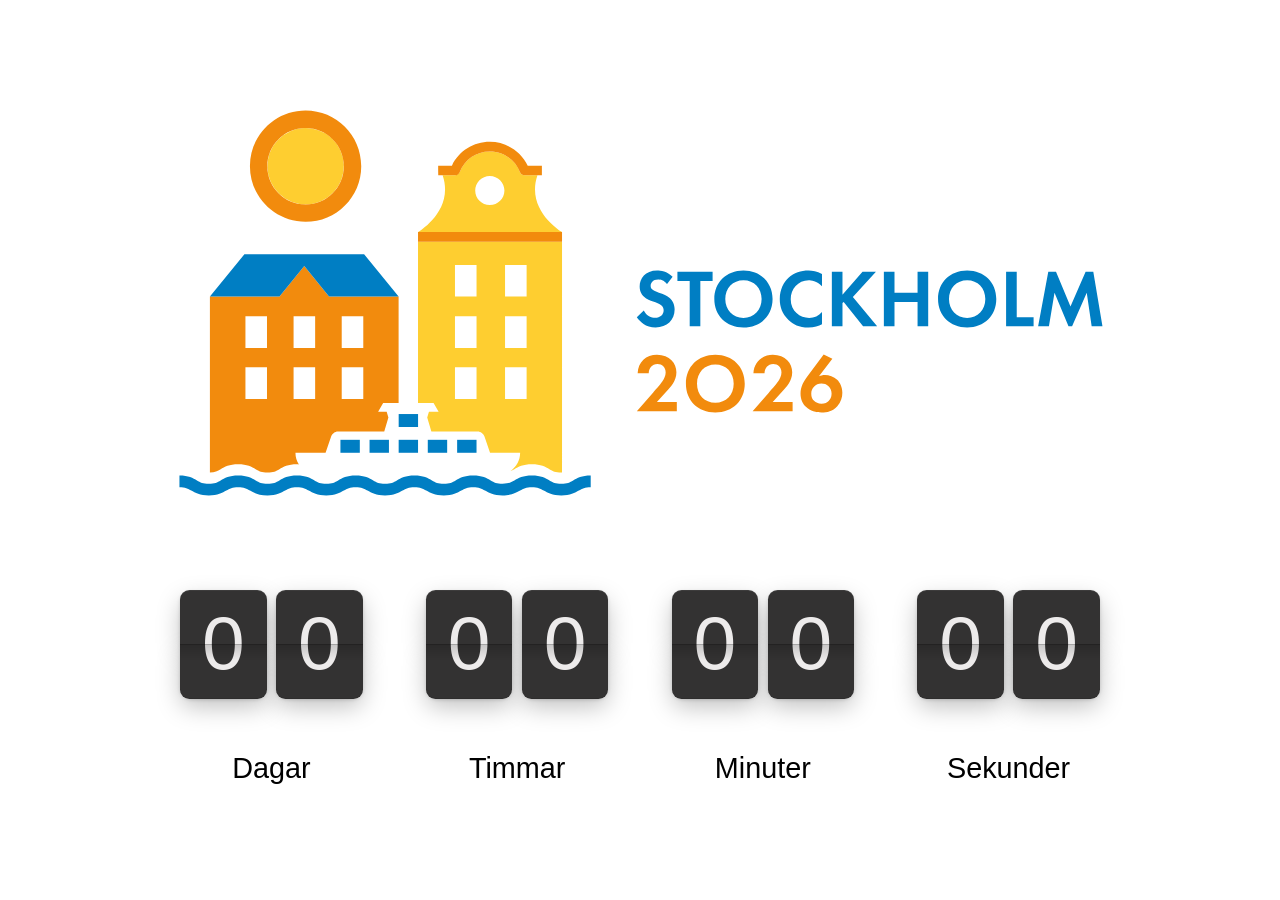
<file: index.html>
<!DOCTYPE html>
<html lang="en">
    <head>
        <meta charset="UTF-8" />
        <meta name="viewport" content="width=device-width" />
        <title>Sthlm Countdown</title>
        <link rel="icon" type="image/svg+xml" href="./assets/favicon.svg">
        <link rel="stylesheet" href="./flip/flip.min.alt2.css" />
    </head>
    <body>
                <style>
            .tick {
                padding-bottom: 1em;
  
                font-family: -apple-system, BlinkMacSystemFont, 'Segoe UI', Roboto, Oxygen-Sans,
                    Ubuntu, Cantarell, 'Helvetica Neue', sans-serif;
            }

            .tick-label {
                font-size: 0.375em;
                text-align: center;
            }

            .tick-group {
                margin: 0 0.35em;
                text-align: center;
            }
        </style>
    <main class="page">
        <section class="top">
        <div class="logo"></div>
        </section>

        <section class="bottom">
        <div class="countdown-container">
            <div class="tick" data-did-init="handleTickInit">
                <div
                    data-repeat="true"
                    data-layout="horizontal center fit"
                    data-transform="preset(d, h, m, s) -> delay"
                >
                    <div class="tick-group">
                        <div
                            data-key="value"
                            data-repeat="true"
                            data-transform="pad(00) -> split -> delay"
                        >
                            <span data-view="flip"></span>
                        </div>

                        <span data-key="label" data-view="text" class="tick-label"></span>
                    </div>
                </div>
            </div>

        </div>
  
        </section>
  </main>




        <script>
            function handleTickInit(tick) {

        var locale = {
            YEAR_PLURAL: 'År',
            YEAR_SINGULAR: 'År',
            MONTH_PLURAL: 'Månader',
            MONTH_SINGULAR: 'Månader',
            WEEK_PLURAL: 'Veckor',
            WEEK_SINGULAR: 'Veckor',
            DAY_PLURAL: 'Dagar',
            DAY_SINGULAR: 'Dagar',
            HOUR_PLURAL: 'Timmar',
            HOUR_SINGULAR: 'Timmar',
            MINUTE_PLURAL: 'Minuter',
            MINUTE_SINGULAR: 'Minuter',
            SECOND_PLURAL: 'Sekunder',
            SECOND_SINGULAR: 'Sekunder',
            MILLISECOND_PLURAL: 'Millisekunder',
            MILLISECOND_SINGULAR: 'Millisekunder'
        };

        for (var key in locale) {
            if (!locale.hasOwnProperty(key)) { continue; }
            tick.setConstant(key, locale[key]);
        }


                var nextYear = new Date().getFullYear() + 1;

                Tick.count.down('2026-07-03 12:20:00').onupdate = function (value) {
                    tick.value = value;
                };
            }
        </script>

        <!-- END OF FLIP EXAMPLE PRESET -->

        <script src="./flip/flip.min.js"></script>
        
    </body>
</html>
</file>
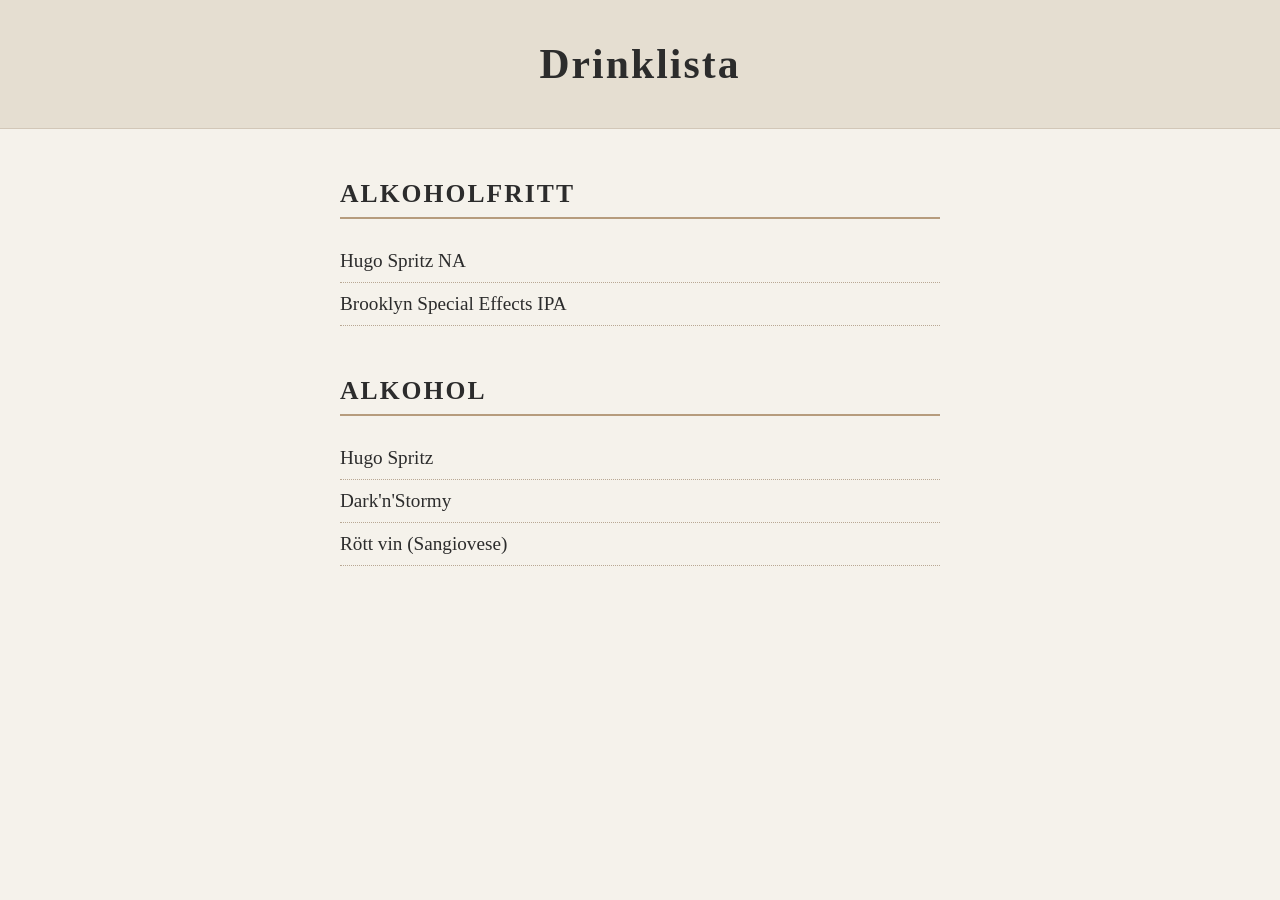
<file: dos.html>
<!DOCTYPE html>
<html lang="sv">
<head>
    <meta charset="UTF-8">
    <meta name="viewport" content="width=device-width, initial-scale=1.0">
    <title>Drinklista</title>
    <style>
        body {
            font-family: "Georgia", serif;
            background: #f5f2eb;
            color: #2c2c2c;
            margin: 0;
            padding: 0;
        }

        header {
            text-align: center;
            padding: 40px 20px;
            background: #e5ded1;
            border-bottom: 1px solid #d2c7b8;
        }

        h1 {
            margin: 0;
            font-size: 2.6rem;
            letter-spacing: 0.05em;
        }

        .container {
            max-width: 600px;
            margin: 40px auto;
            padding: 0 20px;
        }

        h2 {
            margin-top: 50px;
            font-size: 1.6rem;
            border-bottom: 2px solid #b69c7d;
            padding-bottom: 8px;
            text-transform: uppercase;
            letter-spacing: 0.08em;
        }

        .drink {
            font-size: 1.2rem;
            padding: 10px 0;
            border-bottom: 1px dotted #b9a894;
        }
    </style>
</head>
<body>

<header>
    <h1>Drinklista</h1>
</header>

<div class="container">
    <h2>Alkoholfritt</h2>
    <div class="drink">Hugo Spritz NA</div>
    <div class="drink">Brooklyn Special Effects IPA</div>

    <h2>Alkohol</h2>
    <div class="drink">Hugo Spritz</div>
    <div class="drink">Dark'n'Stormy</div>
    <div class="drink">Rött vin (Sangiovese)</div>
</div>

</body>
</html>
</file>
<file: flip/flip.min.alt2.css>
html, body {
  height: 100%;
  margin: 0;
  background: #fff;
}

.page {
  height: 100vh;
  display: grid;
  grid-template-rows: 2fr 1fr; /* ~67% / 33% */
}

/* ÖVRE: logga centrerad horisontellt, “ankrad” i botten */
.top {
  display: flex;
  justify-content: center;   /* centrerad i sidled */
  align-items: flex-end;     /* align mot sektionens nedre kant */
  padding: clamp(12px, 2vh, 24px);
  box-sizing: border-box;
}

/* Logo fyller uppåt inom top-sektionen */
.logo {
  width: min(92vw, 1100px);
  height: 100%;
  background: url("../assets/Logo_IC_Stockholm_2026_Horisontal_Original.svg")
              center bottom / contain no-repeat;
}

/* NEDRE: countdown centrerad horisontellt, “ankrad” i toppen */
.bottom {
  display: flex;
  justify-content: center;  /* centrerad i sidled */
  align-items: flex-start;  /* align mot sektionens övre kant */
  padding: clamp(12px, 2vh, 24px);
  box-sizing: border-box;
}

.countdown-container {
  width: min(80vw, 1200px);
  display: flex;
  justify-content: center;
}

/* valfritt: finjustera storlek på tick på olika skärmar */
.tick {
  font-size: clamp(2.2rem, 9vh, 4.8rem);
}

.tick {
	box-sizing: border-box;
	-webkit-user-select: none;
	-moz-user-select: none;
	-ms-user-select: none;
	user-select: none;
	cursor: default;
	position: relative;
	z-index: 1;
	line-height: 1.4
}

.tick * {
	box-sizing: inherit
}

.tick [data-view] {
	max-width: 100%
}

.tick span[data-view] {
	display: inline-block
}

.tick .tick-credits {
	position: absolute;
	right: 0;
	bottom: 0;
	opacity: .0;
	text-decoration: none;
	font-size: 11px;
	color: inherit
}

.tick [data-layout~=pad] {
	margin: -.25em
}

.tick [data-layout~=pad]>* {
	margin: .25em
}

.tick [data-layout~=horizontal] {
	display: -ms-flexbox;
	display: flex;
	-ms-flex-direction: row;
	flex-direction: row;
	-ms-flex-pack: center;
	justify-content: center
}

.tick [data-layout~=horizontal][data-layout~=baseline] {
	-ms-flex-align: baseline;
	align-items: baseline
}

.tick [data-layout~=horizontal][data-layout~=center] {
	-ms-flex-pack: center;
	justify-content: center
}

.tick [data-layout~=horizontal][data-layout~=right] {
	-ms-flex-pack: end;
	justify-content: flex-end
}

.tick [data-layout~=horizontal][data-layout~=left] {
	-ms-flex-pack: start;
	justify-content: flex-start
}

.tick [data-layout~=horizontal][data-layout~=fill],
.tick [data-layout~=horizontal][data-layout~=stretch] {
	-ms-flex-line-pack: stretch;
	align-content: stretch;
	-ms-flex-wrap: nowrap;
	flex-wrap: nowrap
}

.tick [data-layout~=horizontal][data-layout~=fill]>*,
.tick [data-layout~=horizontal][data-layout~=stretch]>* {
	-ms-flex: 1 0 0px;
	flex: 1 0 0;
	width: 100%
}

.tick [data-layout~=horizontal][data-layout~=multi-line] {
	-ms-flex-wrap: wrap;
	flex-wrap: wrap
}

.tick [data-layout~=horizontal][data-layout~=fit] {
	display: -ms-inline-flexbox;
	display: inline-flex;
	-ms-flex-wrap: nowrap;
	flex-wrap: nowrap;
	-ms-flex-line-pack: center;
	align-content: center;
	white-space: nowrap;
	-ms-flex-pack: start;
	justify-content: flex-start
}

.tick [data-layout~=vertical] {
	display: -ms-flexbox;
	display: flex;
	-ms-flex-direction: column;
	flex-direction: column;
	-ms-flex-align: center;
	align-items: center
}

.tick [data-layout~=vertical][data-layout~=top] {
	-ms-flex-pack: start;
	justify-content: flex-start
}

.tick [data-layout~=vertical][data-layout~=bottom] {
	-ms-flex-pack: end;
	justify-content: flex-end;
	min-height: 100%
}

.tick [data-layout~=vertical][data-layout~=middle] {
	-ms-flex-pack: center;
	justify-content: center;
	min-height: 100%
}

.tick [data-layout~=vertical][data-layout~=left] {
	-ms-flex-align: start;
	align-items: flex-start
}

.tick [data-layout~=vertical][data-layout~=right] {
	-ms-flex-align: end;
	align-items: flex-end
}

.tick [data-layout~=vertical][data-layout~=center] {
	text-align: center
}

.tick [data-layout~=vertical][data-layout~=fill],
.tick [data-layout~=vertical][data-layout~=stretch] {
	-ms-flex-align: stretch;
	align-items: stretch;
	min-height: 100%
}

.tick [data-layout~=vertical][data-layout~=fill]>*,
.tick [data-layout~=vertical][data-layout~=stretch]>* {
	-ms-flex: 1 0 0px;
	flex: 1 0 0
}

.tick [data-layout~=vertical]>*+* {
	margin-top: .5em
}

.tick [data-layout~=overlay] {
	position: relative
}

.tick [data-layout~=overlay]>* {
	margin: 0
}

.tick [data-layout~=overlay][data-layout~=center] {
	text-align: center
}

.tick [data-layout~=overlay][data-layout~=left] {
	text-align: left
}

.tick [data-layout~=overlay][data-layout~=right] {
	text-align: right
}

.tick [data-layout~=overlay]>[data-overlay=fill],
.tick [data-layout~=overlay]>[data-overlay=stretch] {
	position: absolute;
	left: 0;
	right: 0;
	top: 0;
	bottom: 0
}

.tick [data-layout~=overlay]>[data-overlay=center] {
	display: -ms-flexbox;
	display: flex;
	-ms-flex-align: center;
	align-items: center;
	-ms-flex-pack: center;
	justify-content: center;
	position: absolute;
	left: 0;
	right: 0;
	top: 0;
	bottom: 0
}

.tick-flip {
	position: relative;
	text-align: center
}

.tick-flip * {
	border-radius: inherit;
	white-space: pre;
	letter-spacing: inherit;
	text-indent: inherit
}

.tick-flip-front {
	border-bottom-left-radius: 0;
	border-bottom-right-radius: 0
}

.tick-flip-back {
	border-top-left-radius: 0;
	border-top-right-radius: 0
}

.tick-flip-spacer {
	display: block;
	visibility: hidden
}

.tick-flip-shadow {
	position: absolute;
	left: 1px;
	right: 1px;
	top: 1px;
	bottom: 1px;
	color: transparent !important;
	background: transparent !important
}

.tick-flip-shadow-top {
	bottom: calc(50% - 1px)
}

.tick-flip-shadow-bottom {
	top: calc(50% + 1px)
}

.tick-flip-card-shadow {
	position: absolute;
	left: .15em;
	right: .15em;
	bottom: .125em;
	height: .5em;
	background-color: transparent;
	border-radius: 0;
	opacity: 0;
	transform-origin: 0 100%;
	box-shadow: 0 .125em .25em rgba(0, 0, 0, .5), 0 .125em .5em rgba(0, 0, 0, .75);
	z-index: 0
}

.tick-flip-card {
	position: absolute;
	z-index: 1;
	left: 0;
	top: 0;
	width: 100%;
	height: 100%;
	perspective: 4em
}

.tick-flip-panel-back,
.tick-flip-panel-front {
	position: absolute;
	left: 0;
	width: 100%;
	height: 51%;
	-webkit-backface-visibility: hidden;
	backface-visibility: hidden;
	transform-style: preserve-3d
}

.tick-flip-panel-back-text,
.tick-flip-panel-front-text {
	position: absolute;
	left: -1px;
	top: 0;
	right: -1px;
	height: 100%;
	overflow: hidden
}

.tick-flip-panel-text-wrapper {
	position: absolute;
	left: 0;
	top: 0;
	right: 0;
	height: 100%
}

.tick-flip-panel-back-text .tick-flip-panel-text-wrapper {
	height: 200%;
	top: -100%
}

.tick-flip-panel-front {
	transform-origin: center bottom;
	top: 0;
	z-index: 2;
	box-shadow: inset 0 1px hsla(0, 0%, 100%, .05)
}

.tick-flip-panel-back {
	transform-origin: center top;
	top: 50%;
	z-index: 1;
	box-shadow: inset 0 -1px rgba(0, 0, 0, .1)
}

.tick-flip-panel-back:after {
	z-index: 1;
	content: "";
	position: absolute;
	left: 0;
	top: 0;
	width: 100%;
	height: 100%;
	background-image: linear-gradient(180deg, rgba(0, 0, 0, .3) 1px, rgba(0, 0, 0, .15) 0, transparent 30%)
}

.tick-flip-panel-back-shadow {
	z-index: 2
}

.tick-flip-panel-back-highlight {
	z-index: 3
}

.tick-flip-panel-back-highlight,
.tick-flip-panel-back-shadow {
	border-bottom-left-radius: inherit;
	border-bottom-right-radius: inherit
}

.tick-flip-panel-back-highlight,
.tick-flip-panel-back-shadow,
.tick-flip-panel-front-shadow {
	position: absolute;
	left: 0;
	top: 0;
	right: 0;
	bottom: 0;
	opacity: 0
}

.tick-flip-panel-front-shadow {
	background-image: linear-gradient(0deg, rgba(0, 0, 0, .8), rgba(0, 0, 0, .3))
}

.tick-flip-panel-back-shadow {
	background-image: linear-gradient(180deg, rgba(0, 0, 0, .7), rgba(0, 0, 0, .5))
}

.tick-flip-panel-back-highlight {
	background-image: linear-gradient(180deg, hsla(0, 0%, 100%, .15), hsla(0, 0%, 100%, .3))
}

.tick [data-style*="shadow:inner"],
.tick [data-style*="shadow:inner"] .tick-flip-card-shadow,
.tick [data-style*="shadow:none"] .tick-flip-card-shadow,
.tick [data-style*="shadow:none"] .tick-flip-panel-back,
.tick [data-style*="shadow:none"] .tick-flip-panel-front,
.tick [data-style*="shadow:none"] .tick-flip-shadow {
	box-shadow: none
}

.tick [data-style*="shadow:none"] .tick-flip-back:after,
.tick [data-style*="shadow:none"] .tick-flip-panel-back-shadow,
.tick [data-style*="shadow:none"] .tick-flip-panel-back-text:after,
.tick [data-style*="shadow:none"] .tick-flip-panel-front-shadow {
	background-image: none
}

.tick [data-style*="rounded:none"] {
	border-radius: 0
}

.tick [data-style*="rounded:panels"] .tick-flip-front,
.tick [data-style*="rounded:panels"] .tick-flip-shadow-bottom {
	border-bottom-left-radius: inherit;
	border-bottom-right-radius: inherit
}

.tick [data-style*="rounded:panels"] .tick-flip-back,
.tick [data-style*="rounded:panels"] .tick-flip-panel-back:after,
.tick [data-style*="rounded:panels"] .tick-flip-shadow-top {
	border-top-left-radius: inherit;
	border-top-right-radius: inherit
}

.tick-flip {
	margin-left: .0625em;
	margin-right: .0625em;
	min-width: 1.125em;
	border-radius: .125em;
	letter-spacing: .25em;
	text-indent: .25em
}

.tick-flip-panel {
	color: #edebeb;
	background-color: #333232
}

.tick-flip-shadow {
	box-shadow: 0 .125em .3125em rgba(0, 0, 0, .25), 0 .02125em .06125em rgba(0, 0, 0, .25)
}
</file>
